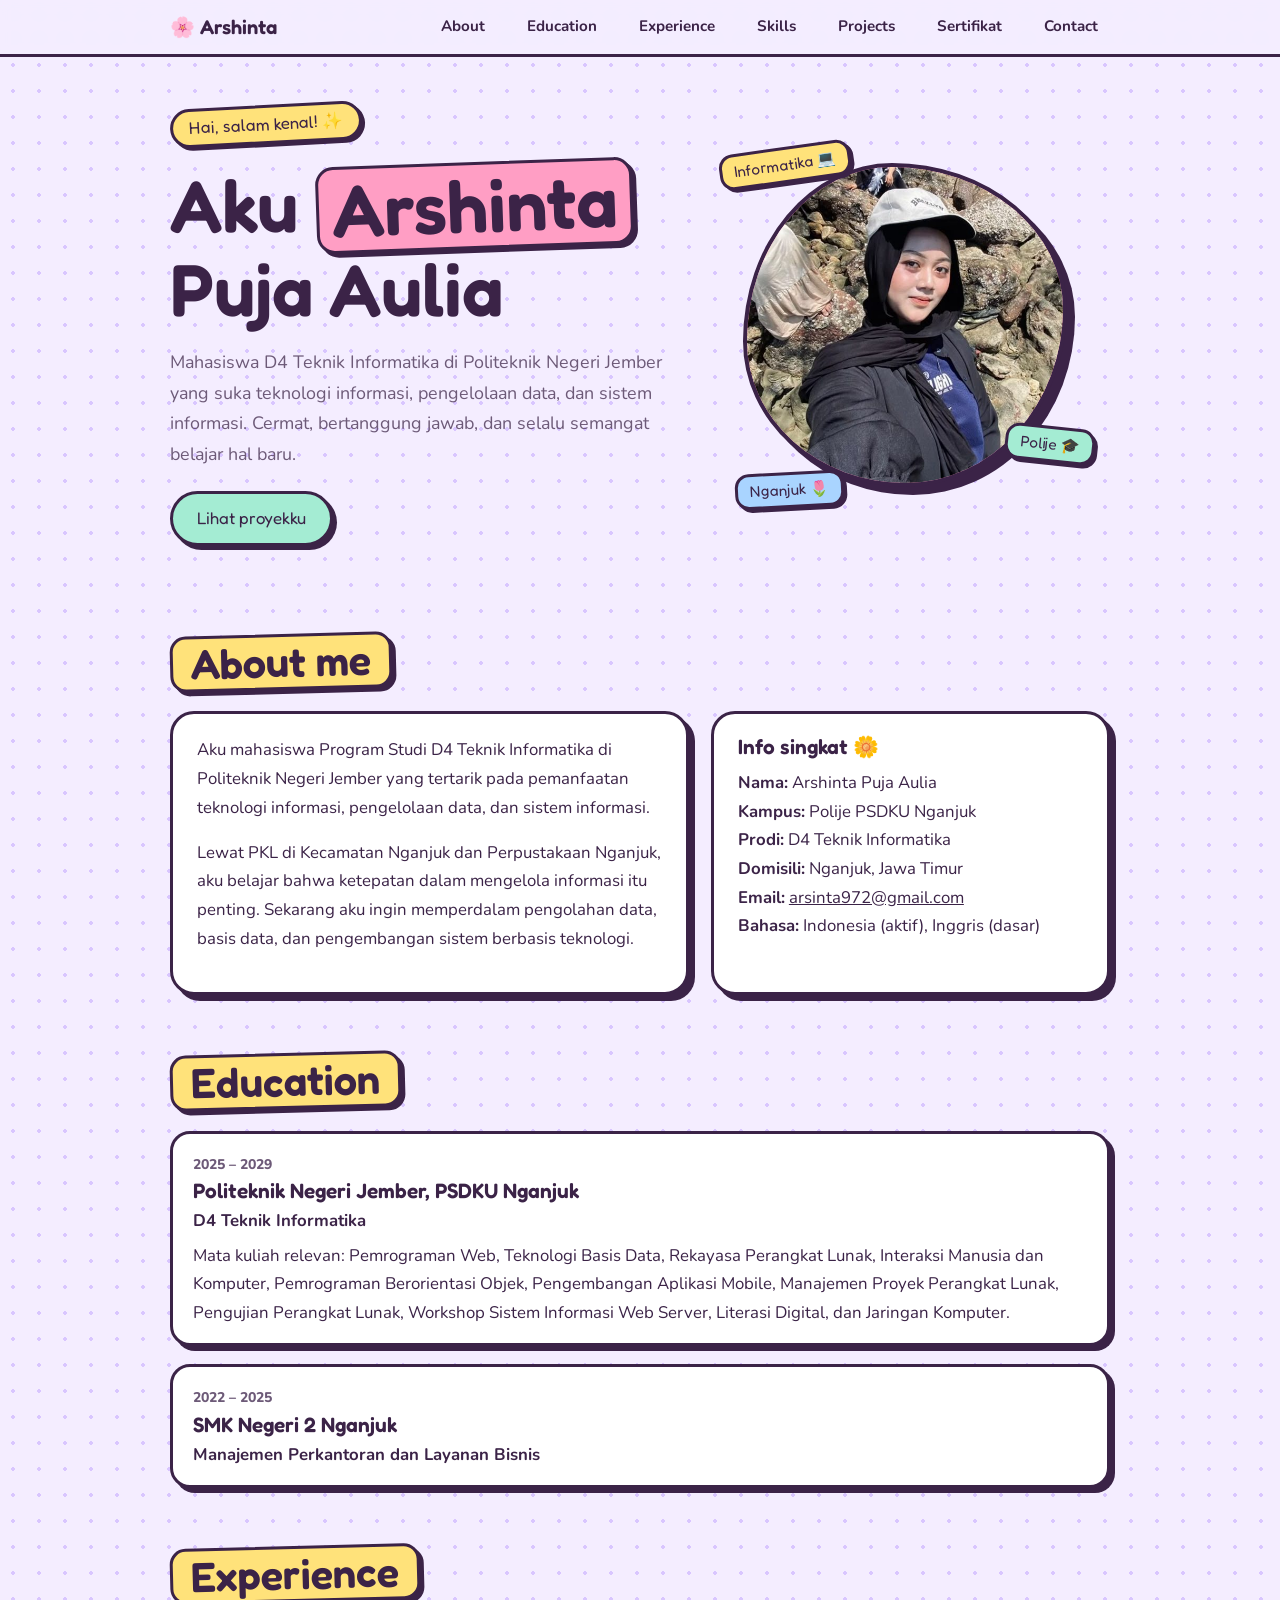
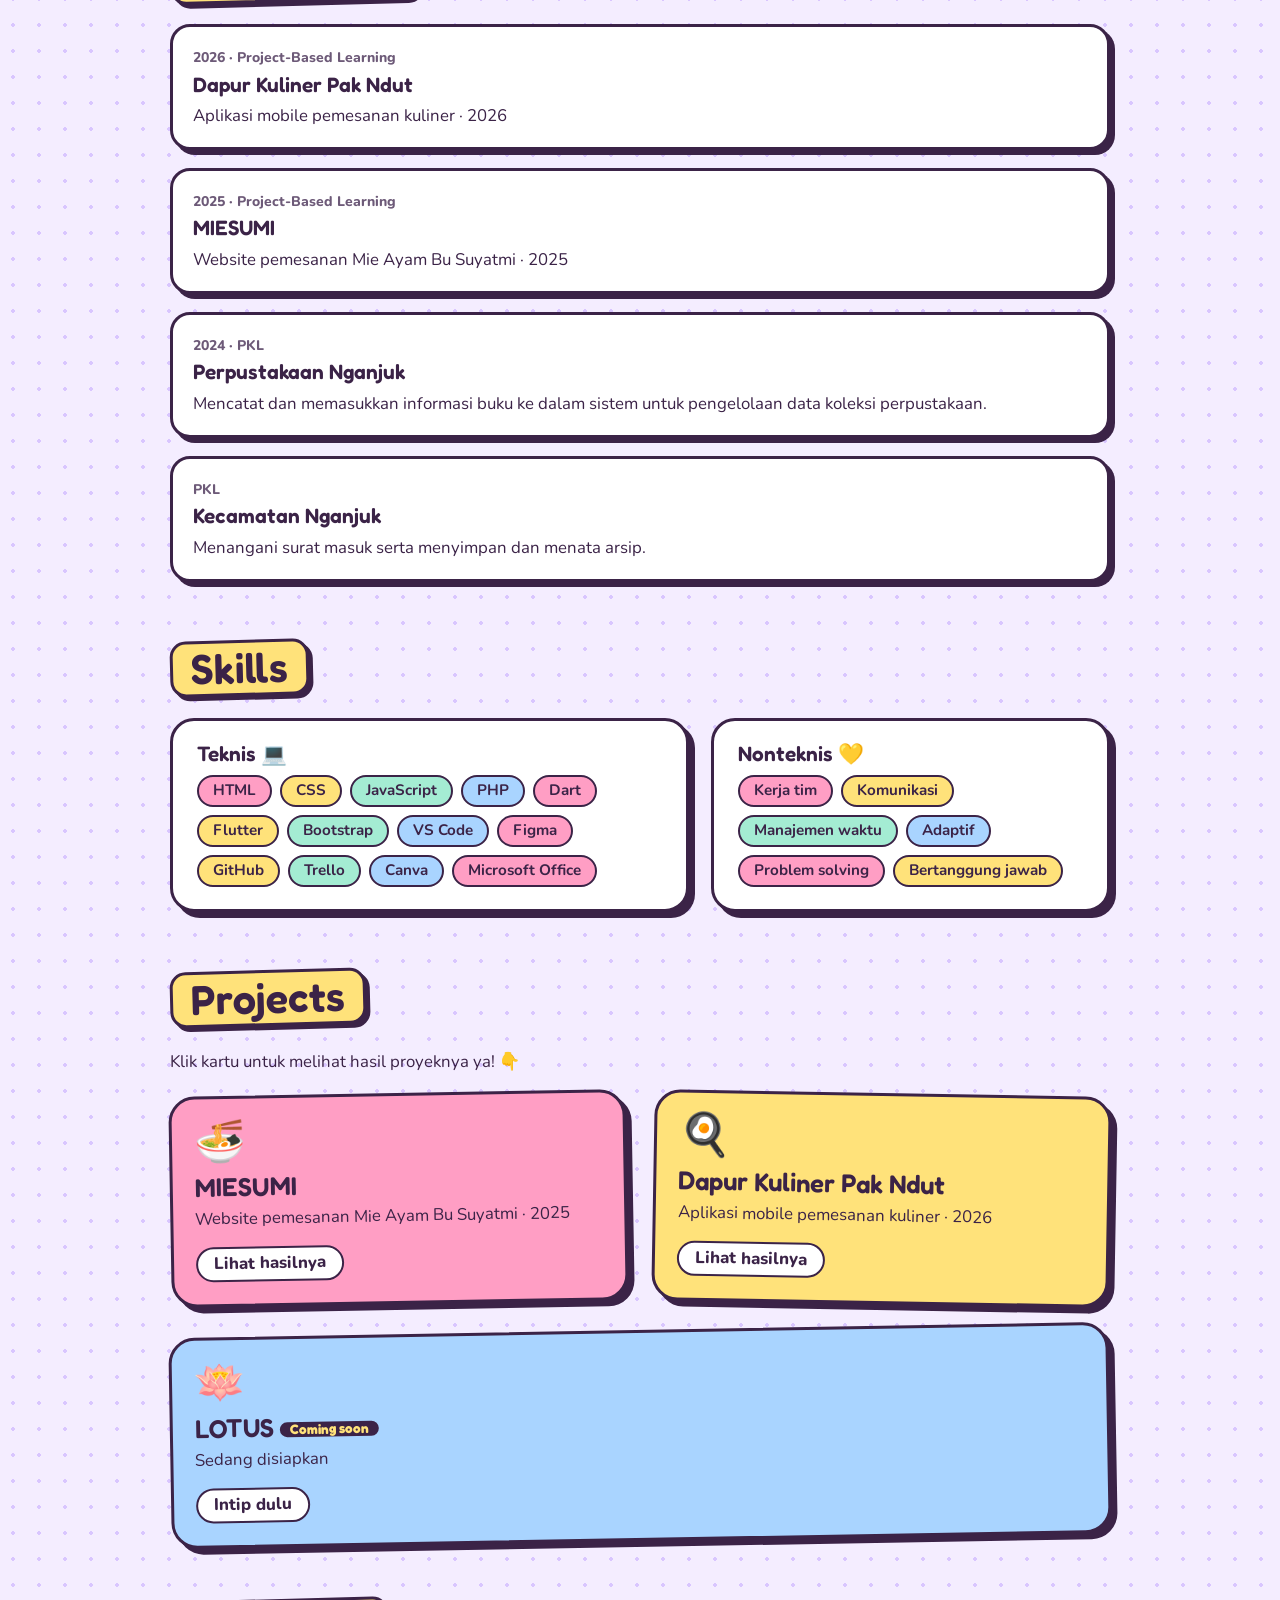
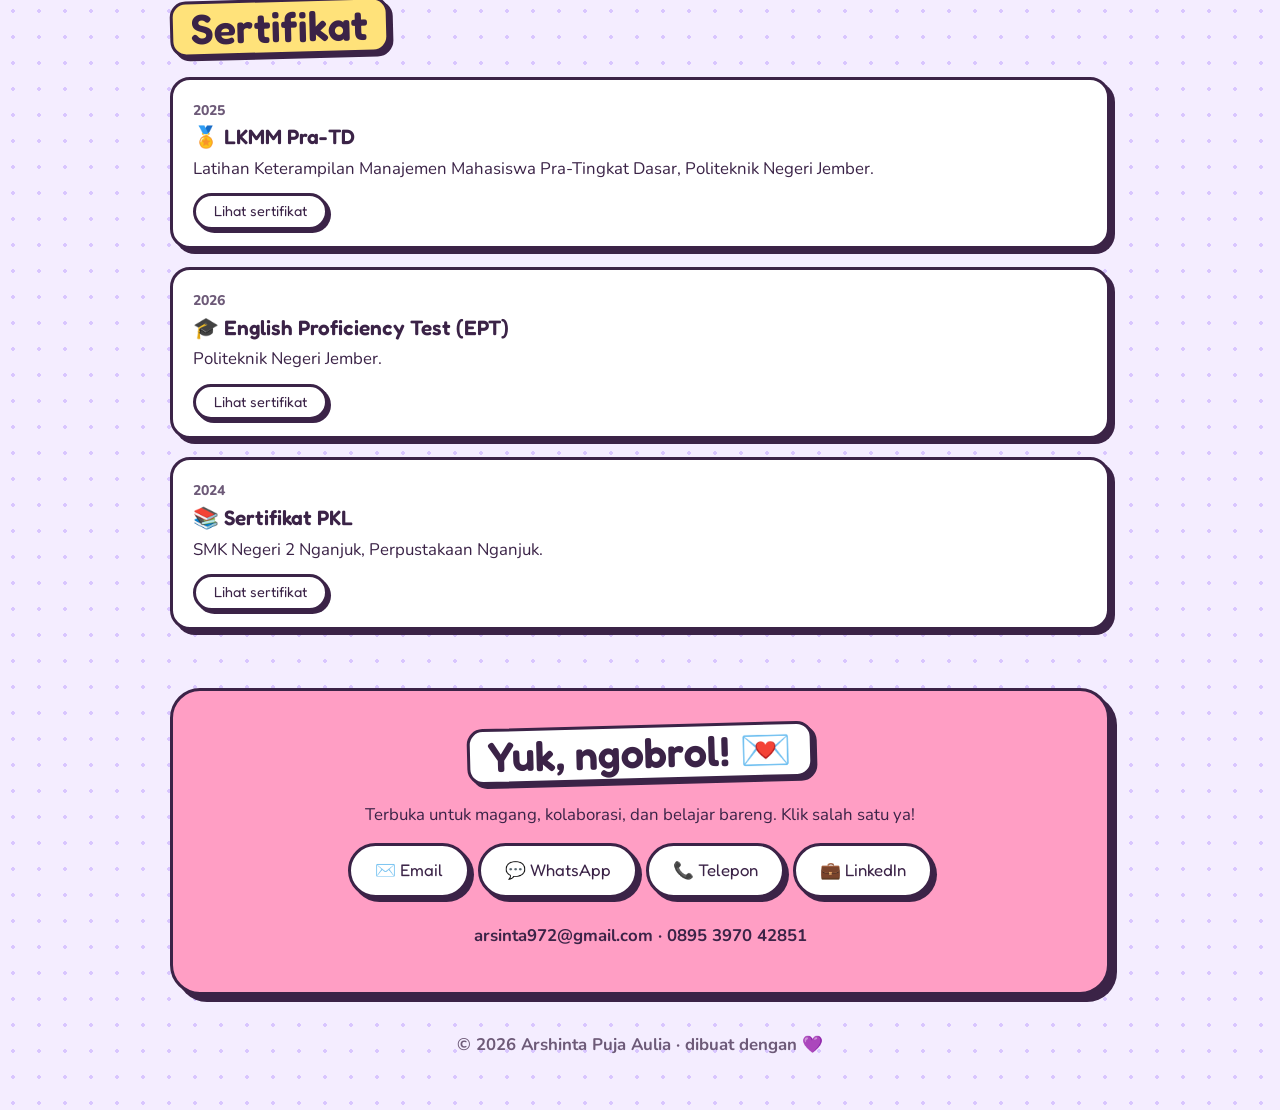
<file: index.html>
<!DOCTYPE html>
<html lang="id">
<head>
<meta charset="utf-8">
<meta name="viewport" content="width=device-width, initial-scale=1">
<meta name="description" content="Portofolio Arshinta Puja Aulia, mahasiswa D4 Teknik Informatika Politeknik Negeri Jember.">
<title>Arshinta Puja Aulia | Portofolio</title>
<link rel="stylesheet" href="https://fonts.googleapis.com/css2?family=Fredoka:wght@500;600&family=Nunito:wght@400;700;800&display=swap">
<link rel="stylesheet" href="style.css">
</head>
<body>
<header class="nav"><div class="wrap">
  <a class="logo" href="#home">Arshinta</a>
  <a class="l" href="#about">About</a><a class="l" href="#education">Education</a><a class="l" href="#experience">Experience</a><a class="l" href="#skills">Skills</a><a class="l" href="#projects">Projects</a><a class="l" href="#certificates">Sertifikat</a><a class="l" href="#contact">Contact</a>
</div></header>
<main class="wrap">
  <div class="hero" id="home">
    <div>
      <span class="hello">Hai, salam kenal! ✨</span>
      <h1>Aku <em>Arshinta</em> Puja Aulia</h1>
      <p>Mahasiswa D4 Teknik Informatika di Politeknik Negeri Jember yang suka teknologi informasi, pengelolaan data, dan sistem informasi. Cermat, bertanggung jawab, dan selalu semangat belajar hal baru.</p>
      <div class="btns"><a class="btn p" href="#projects">Lihat proyekku</a></div>
    </div>
    <div class="pic">
      <div class="frame"><img src="[data-uri]" alt="Foto Arshinta Puja Aulia"></div>
      <span class="st a">Informatika 💻</span><span class="st b">Polije 🎓</span><span class="st c">Nganjuk 🌷</span>
    </div>
  </div>

  <section id="about"><h2>About me</h2>
    <div class="two">
      <div class="box">
        <p style="margin-top:0">Aku mahasiswa Program Studi D4 Teknik Informatika di Politeknik Negeri Jember yang tertarik pada pemanfaatan teknologi informasi, pengelolaan data, dan sistem informasi.</p>
        <p>Lewat PKL di Kecamatan Nganjuk dan Perpustakaan Nganjuk, aku belajar bahwa ketepatan dalam mengelola informasi itu penting. Sekarang aku ingin memperdalam pengolahan data, basis data, dan pengembangan sistem berbasis teknologi.</p>
      </div>
      <div class="box"><h3>Info singkat 🌼</h3>
        <b>Nama:</b> Arshinta Puja Aulia<br><b>Kampus:</b> Polije PSDKU Nganjuk<br><b>Prodi:</b> D4 Teknik Informatika<br><b>Domisili:</b> Nganjuk, Jawa Timur<br><b>Email:</b> <a href="mailto:arsinta972@gmail.com">arsinta972@gmail.com</a><br><b>Bahasa:</b> Indonesia (aktif), Inggris (dasar)
      </div>
    </div>
  </section>

  <section id="education"><h2>Education</h2>
    <div class="timeline">
      <div class="item"><small>2025 – 2029</small><h3>Politeknik Negeri Jember, PSDKU Nganjuk</h3><b>D4 Teknik Informatika</b>
        <p>Mata kuliah relevan: Pemrograman Web, Teknologi Basis Data, Rekayasa Perangkat Lunak, Interaksi Manusia dan Komputer, Pemrograman Berorientasi Objek, Pengembangan Aplikasi Mobile, Manajemen Proyek Perangkat Lunak, Pengujian Perangkat Lunak, Workshop Sistem Informasi Web Server, Literasi Digital, dan Jaringan Komputer.</p></div>
      <div class="item"><small>2022 – 2025</small><h3>SMK Negeri 2 Nganjuk</h3><b>Manajemen Perkantoran dan Layanan Bisnis</b></div>
    </div>
  </section>

  <section id="experience"><h2>Experience</h2>
    <div class="timeline">
      <div class="item"><small>2026 · Project-Based Learning</small><h3>Dapur Kuliner Pak Ndut</h3><p>Aplikasi mobile pemesanan kuliner · 2026</p></div>
      <div class="item"><small>2025 · Project-Based Learning</small><h3>MIESUMI</h3><p>Website pemesanan Mie Ayam Bu Suyatmi · 2025</p></div>
      <div class="item"><small>2024 · PKL</small><h3>Perpustakaan Nganjuk</h3><p>Mencatat dan memasukkan informasi buku ke dalam sistem untuk pengelolaan data koleksi perpustakaan.</p></div>
      <div class="item"><small>PKL</small><h3>Kecamatan Nganjuk</h3><p>Menangani surat masuk serta menyimpan dan menata arsip.</p></div>
    </div>
  </section>

  <section id="skills"><h2>Skills</h2>
    <div class="two">
      <div class="box"><h3>Teknis 💻</h3><ul class="chips"><li>HTML</li><li>CSS</li><li>JavaScript</li><li>PHP</li><li>Dart</li><li>Flutter</li><li>Bootstrap</li><li>VS Code</li><li>Figma</li><li>GitHub</li><li>Trello</li><li>Canva</li><li>Microsoft Office</li></ul></div>
      <div class="box"><h3>Nonteknis 💛</h3><ul class="chips"><li>Kerja tim</li><li>Komunikasi</li><li>Manajemen waktu</li><li>Adaptif</li><li>Problem solving</li><li>Bertanggung jawab</li></ul></div>
    </div>
  </section>

  <section id="projects"><h2>Projects</h2>
    <p style="margin-top:0">Klik kartu untuk melihat hasil proyeknya ya! 👇</p>
    <div class="grid">
      <a class="card" style="--c:var(--pink)" href="proyek-miesumi.html"><div class="em">🍜</div><h3>MIESUMI</h3><p>Website pemesanan Mie Ayam Bu Suyatmi · 2025</p><span class="go">Lihat hasilnya</span></a>
      <a class="card" style="--c:var(--butter)" href="proyek-pakndut.html"><div class="em">🍳</div><h3>Dapur Kuliner Pak Ndut</h3><p>Aplikasi mobile pemesanan kuliner · 2026</p><span class="go">Lihat hasilnya</span></a>
      <a class="card" style="--c:var(--sky);grid-column:1/-1" href="proyek-lotus.html"><div class="em">🪷</div><h3>LOTUS <span class="soon">Coming soon</span></h3><p>Sedang disiapkan</p><span class="go">Intip dulu</span></a>
    </div>
  </section>

  <section id="certificates"><h2>Sertifikat</h2>
    <div class="timeline">
      <div class="item"><small>2025</small><h3>🏅 LKMM Pra-TD</h3><p>Latihan Keterampilan Manajemen Mahasiswa Pra-Tingkat Dasar, Politeknik Negeri Jember.</p><a class="btn s mini" href="https://drive.google.com/file/d/1U0eW5zqjtbiXyN0fZ468UwH-dC9SYaGk/view?usp=drivesdk" target="_blank" rel="noopener">Lihat sertifikat</a></div>
      <div class="item"><small>2026</small><h3>🎓 English Proficiency Test (EPT)</h3><p>Politeknik Negeri Jember.</p><a class="btn s mini" href="https://drive.google.com/file/d/1_AzRZXztTCLi3hXD7t27ddkEnJnh9cOK/view?usp=drivesdk" target="_blank" rel="noopener">Lihat sertifikat</a></div>
      <div class="item"><small>2024</small><h3>📚 Sertifikat PKL</h3><p>SMK Negeri 2 Nganjuk, Perpustakaan Nganjuk.</p><a class="btn s mini" href="https://drive.google.com/file/d/1zyTJT5Xj_rdzXo-8HoqjPuUZsBSK81it/view?usp=drivesdk" target="_blank" rel="noopener">Lihat sertifikat</a></div>
    </div>
  </section>

  <section id="contact"><div class="contact"><h2>Yuk, ngobrol! 💌</h2>
    <p>Terbuka untuk magang, kolaborasi, dan belajar bareng. Klik salah satu ya!</p>
    <a class="btn" href="mailto:arsinta972@gmail.com">✉️ Email</a><a class="btn" href="https://wa.me/62895397042851" target="_blank" rel="noopener">💬 WhatsApp</a><a class="btn" href="tel:+62895397042851">📞 Telepon</a><a class="btn" href="https://www.linkedin.com/in/ar-sinta-4137a4445" target="_blank" rel="noopener">💼 LinkedIn</a>
    <p style="margin-top:18px;font-weight:700">arsinta972@gmail.com · 0895 3970 42851</p>
  </div></section>
</main>
<footer>© 2026 Arshinta Puja Aulia · dibuat dengan 💜</footer>
</body>
</html>
</file>
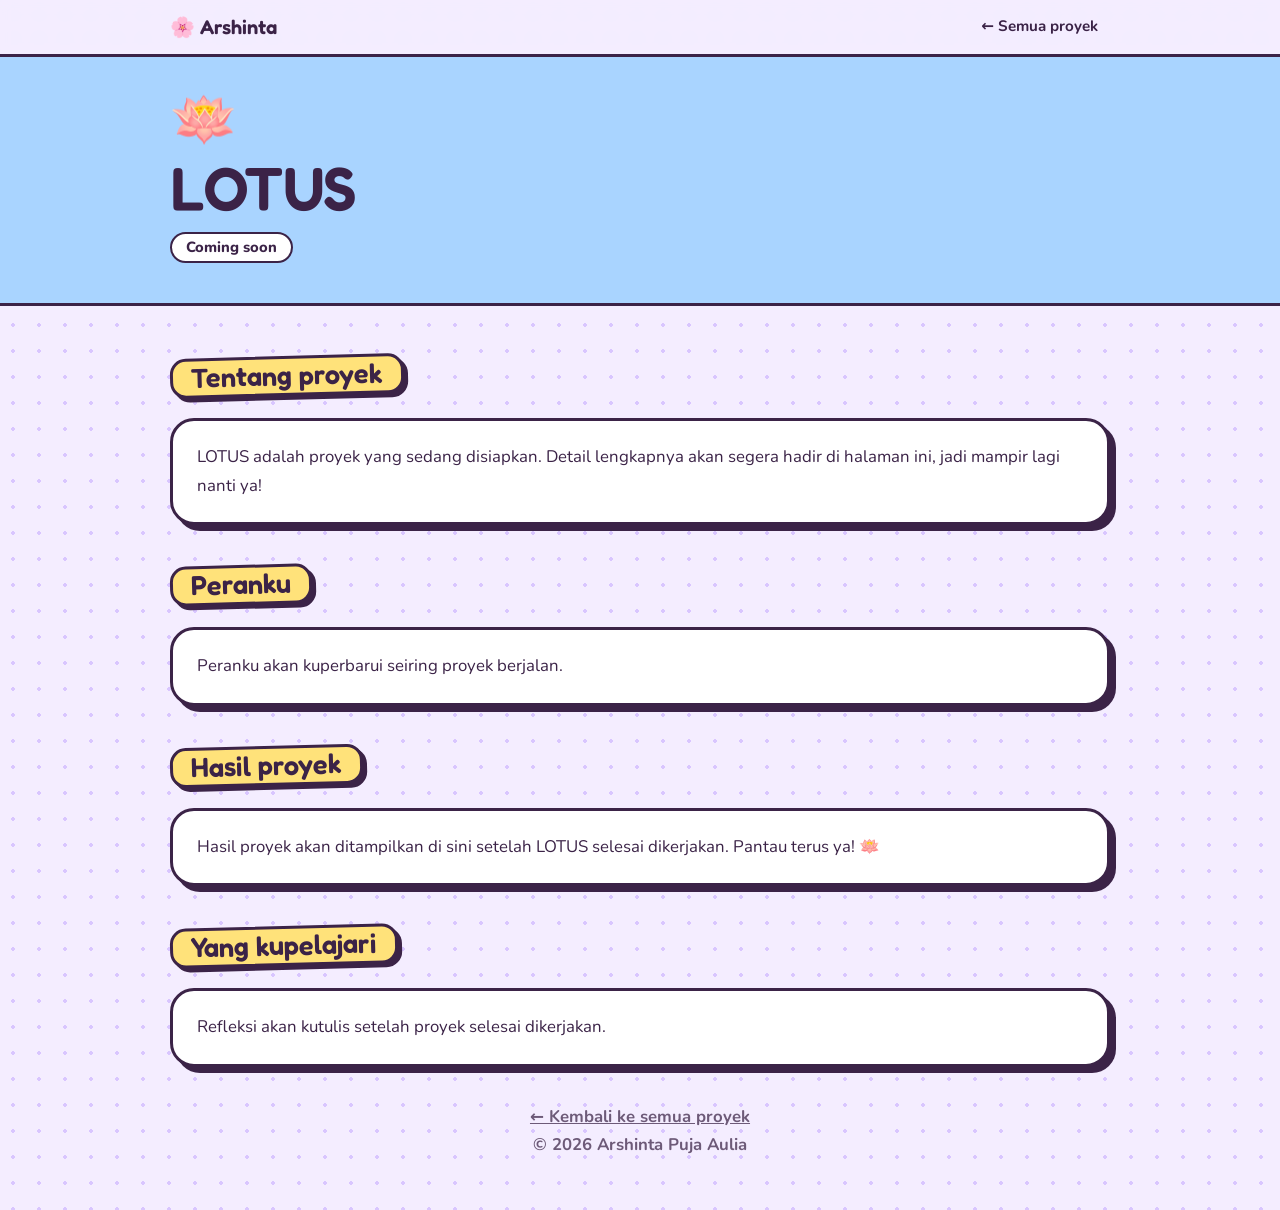
<file: proyek-lotus.html>
<!DOCTYPE html>
<html lang="id">
<head>
<meta charset="utf-8">
<meta name="viewport" content="width=device-width, initial-scale=1">
<title>LOTUS | Arshinta Puja Aulia</title>
<link rel="stylesheet" href="https://fonts.googleapis.com/css2?family=Fredoka:wght@500;600&family=Nunito:wght@400;700;800&display=swap">
<link rel="stylesheet" href="style.css">
<script>function f(i){if(!i.dataset.t){i.dataset.t=1;i.src=i.src.replace('.png','.jpg')}else{i.parentNode.remove()}}</script>
</head>
<body class="page">
<header class="nav"><div class="wrap"><a class="logo" href="index.html">Arshinta</a><a class="l" href="index.html#projects">← Semua proyek</a></div></header>
<div class="phead" style="--c:var(--sky)"><div class="wrap"><div class="em">🪷</div><h1>LOTUS</h1><span class="badge">Coming soon</span></div></div>
<main class="wrap">
  <section><h2>Tentang proyek</h2><div class="box"><p style="margin:0">LOTUS adalah proyek yang sedang disiapkan. Detail lengkapnya akan segera hadir di halaman ini, jadi mampir lagi nanti ya!</p></div></section>
  <section><h2>Peranku</h2><div class="box"><p style="margin:0">Peranku akan kuperbarui seiring proyek berjalan.</p></div></section>
  <section><h2>Hasil proyek</h2><div class="box">Hasil proyek akan ditampilkan di sini setelah LOTUS selesai dikerjakan. Pantau terus ya! 🪷</div></section>
  <section><h2>Yang kupelajari</h2><div class="box"><p style="margin:0">Refleksi akan kutulis setelah proyek selesai dikerjakan.</p></div></section>
</main>
<footer><a href="index.html#projects">← Kembali ke semua proyek</a><br>© 2026 Arshinta Puja Aulia</footer>
</body>
</html>
</file>
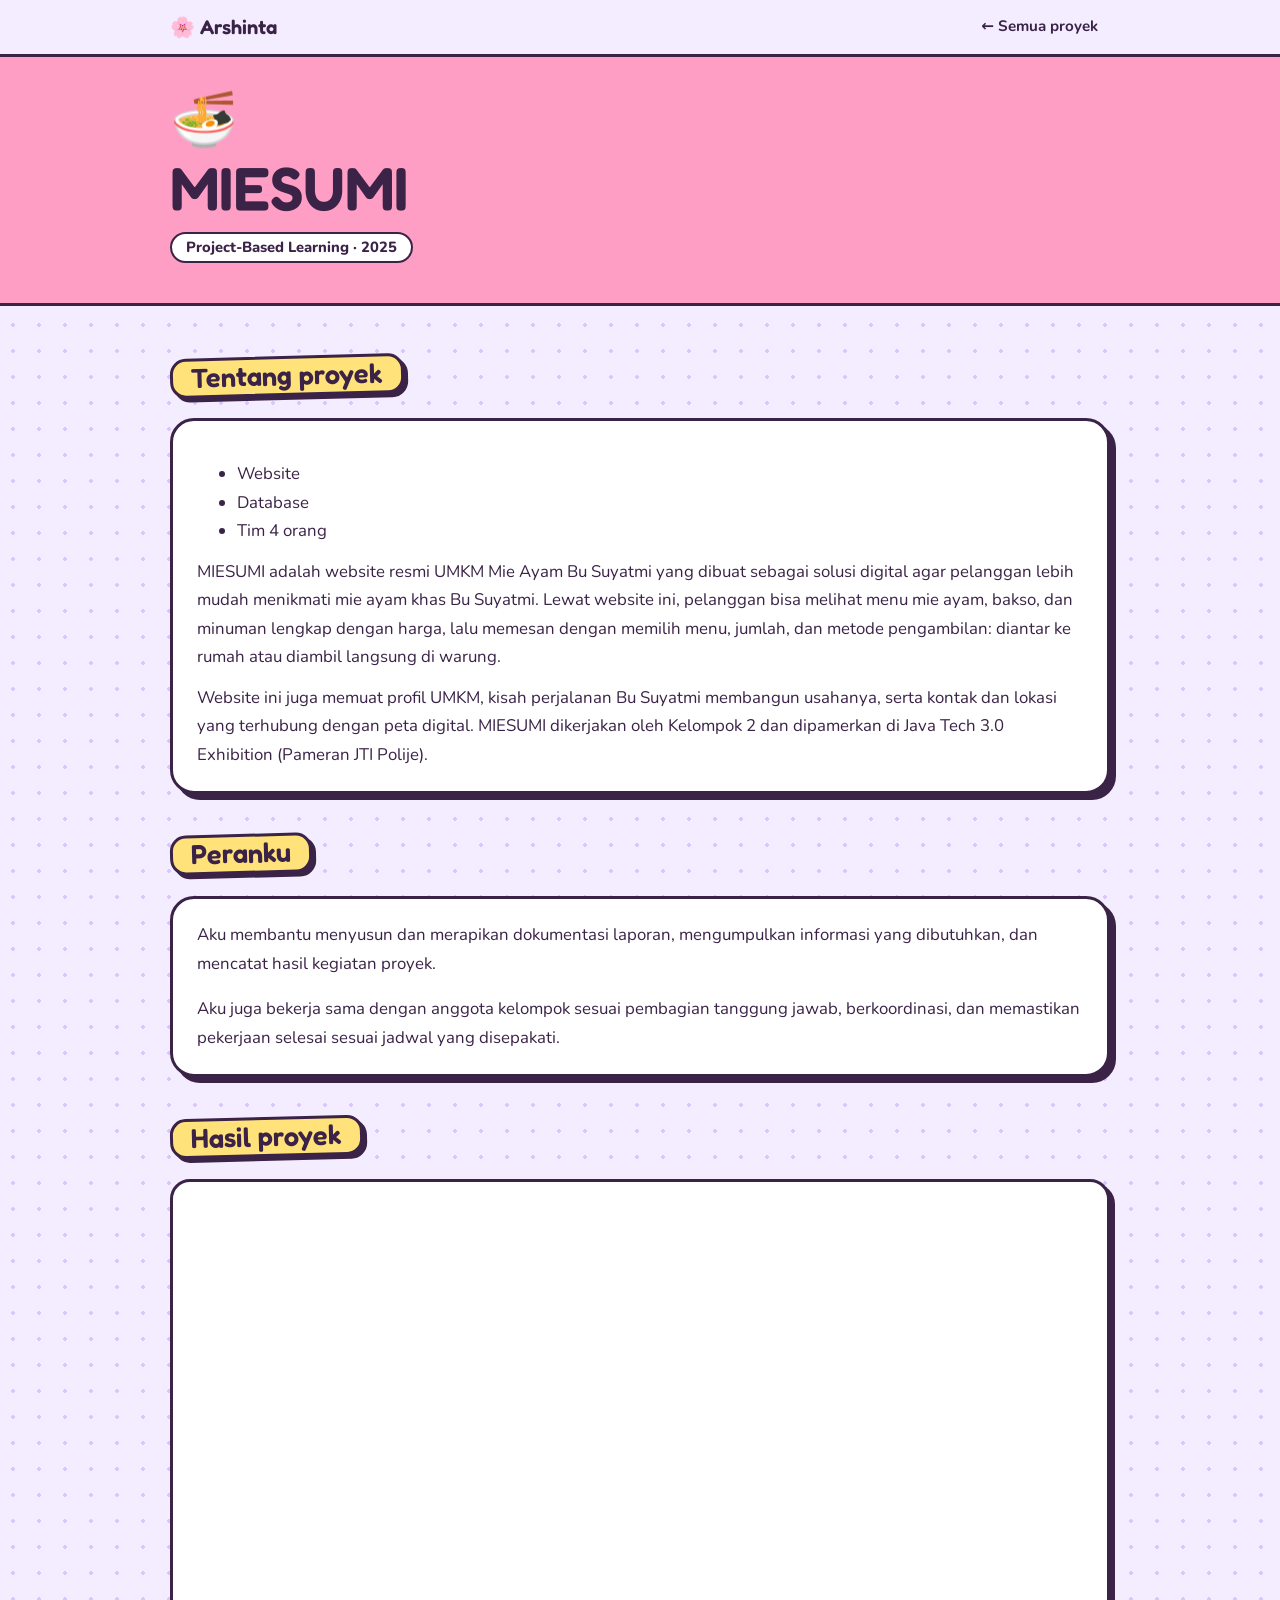
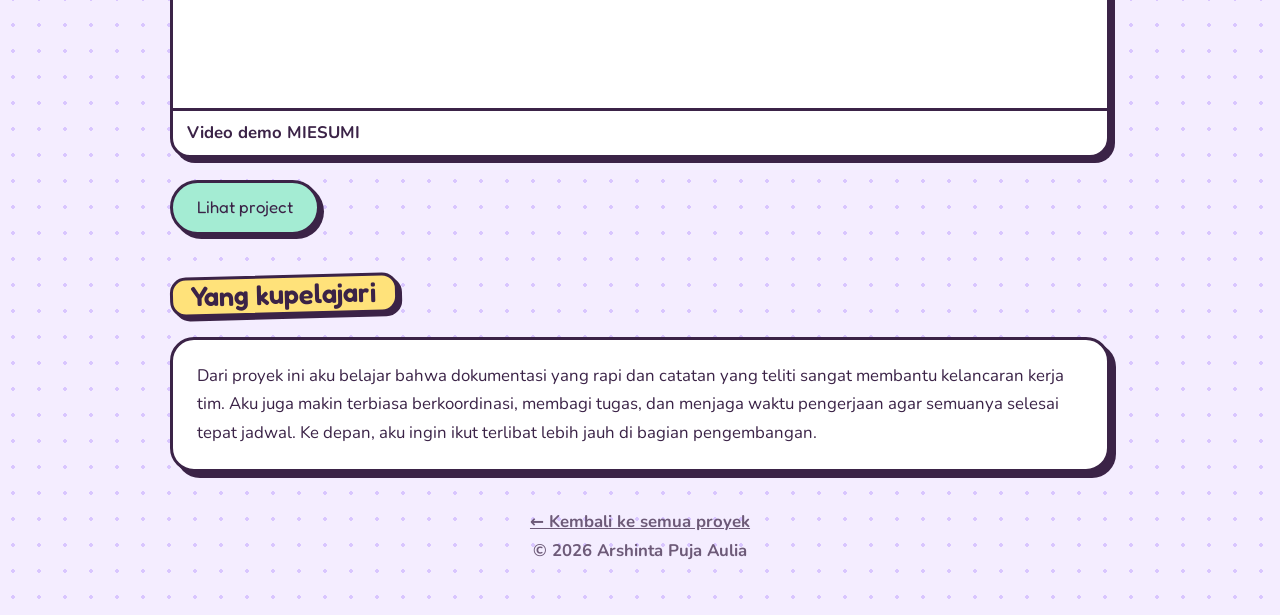
<file: proyek-miesumi.html>
<!DOCTYPE html>
<html lang="id">
<head>
<meta charset="utf-8">
<meta name="viewport" content="width=device-width, initial-scale=1">
<title>MIESUMI | Arshinta Puja Aulia</title>
<link rel="stylesheet" href="https://fonts.googleapis.com/css2?family=Fredoka:wght@500;600&family=Nunito:wght@400;700;800&display=swap">
<link rel="stylesheet" href="style.css">
<script>function f(i){if(!i.dataset.t){i.dataset.t=1;i.src=i.src.replace('.png','.jpg')}else{i.parentNode.remove()}}</script>
</head>
<body class="page">
<header class="nav"><div class="wrap"><a class="logo" href="index.html">Arshinta</a><a class="l" href="index.html#projects">← Semua proyek</a></div></header>
<div class="phead" style="--c:var(--pink)"><div class="wrap"><div class="em">🍜</div><h1>MIESUMI</h1><span class="badge">Project-Based Learning · 2025</span></div></div>
<main class="wrap">
  <section><h2>Tentang proyek</h2><div class="box"><ul class="tags" style="margin-bottom:12px"><li>Website</li><li>Database</li><li>Tim 4 orang</li></ul><p style="margin:0 0 12px">MIESUMI adalah website resmi UMKM Mie Ayam Bu Suyatmi yang dibuat sebagai solusi digital agar pelanggan lebih mudah menikmati mie ayam khas Bu Suyatmi. Lewat website ini, pelanggan bisa melihat menu mie ayam, bakso, dan minuman lengkap dengan harga, lalu memesan dengan memilih menu, jumlah, dan metode pengambilan: diantar ke rumah atau diambil langsung di warung.</p><p style="margin:0">Website ini juga memuat profil UMKM, kisah perjalanan Bu Suyatmi membangun usahanya, serta kontak dan lokasi yang terhubung dengan peta digital. MIESUMI dikerjakan oleh Kelompok 2 dan dipamerkan di Java Tech 3.0 Exhibition (Pameran JTI Polije).</p></div></section>
  <section><h2>Peranku</h2><div class="box"><p style="margin-top:0">Aku membantu menyusun dan merapikan dokumentasi laporan, mengumpulkan informasi yang dibutuhkan, dan mencatat hasil kegiatan proyek.</p><p style="margin-bottom:0">Aku juga bekerja sama dengan anggota kelompok sesuai pembagian tanggung jawab, berkoordinasi, dan memastikan pekerjaan selesai sesuai jadwal yang disepakati.</p></div></section>
  <section><h2>Hasil proyek</h2><div class="shots"><figure class="shot wide vid"><iframe src="https://www.youtube.com/embed/90pPxUgqrgk" title="Video demo MIESUMI" loading="lazy" allowfullscreen></iframe><figcaption>Video demo MIESUMI</figcaption></figure><figure class="shot"><img src="https://pameran-jti.polije.ac.id/public/uploads/posters/17/poster_6935a2db47fbe.jpg" alt="Poster proyek MIESUMI" loading="lazy" onerror="this.parentNode.remove()"><figcaption>Poster proyek</figcaption></figure><figure class="shot"><img src="https://pameran-jti.polije.ac.id/public/uploads/screenshots/17/screenshot_6935a2db5dbf6.jpg" alt="Tampilan website MIESUMI" loading="lazy" onerror="this.parentNode.remove()"><figcaption>Tampilan website</figcaption></figure><figure class="shot"><img src="https://pameran-jti.polije.ac.id/public/uploads/screenshots/17/screenshot_6935a2db7fc9b.jpg" alt="Tampilan website MIESUMI" loading="lazy" onerror="this.parentNode.remove()"><figcaption>Tampilan website</figcaption></figure><figure class="shot"><img src="https://pameran-jti.polije.ac.id/public/uploads/screenshots/17/screenshot_6935a2dba080c.jpg" alt="Tampilan website MIESUMI" loading="lazy" onerror="this.parentNode.remove()"><figcaption>Tampilan website</figcaption></figure></div><div class="btns"><a class="btn p" href="https://pameran-jti.polije.ac.id/product/539/miesumi-pemesanan-mie-ayam-bu-suyatmi" target="_blank" rel="noopener">Lihat project</a></div></section>
  <section><h2>Yang kupelajari</h2><div class="box"><p style="margin:0">Dari proyek ini aku belajar bahwa dokumentasi yang rapi dan catatan yang teliti sangat membantu kelancaran kerja tim. Aku juga makin terbiasa berkoordinasi, membagi tugas, dan menjaga waktu pengerjaan agar semuanya selesai tepat jadwal. Ke depan, aku ingin ikut terlibat lebih jauh di bagian pengembangan.</p></div></section>
</main>
<footer><a href="index.html#projects">← Kembali ke semua proyek</a><br>© 2026 Arshinta Puja Aulia</footer>
</body>
</html>
</file>
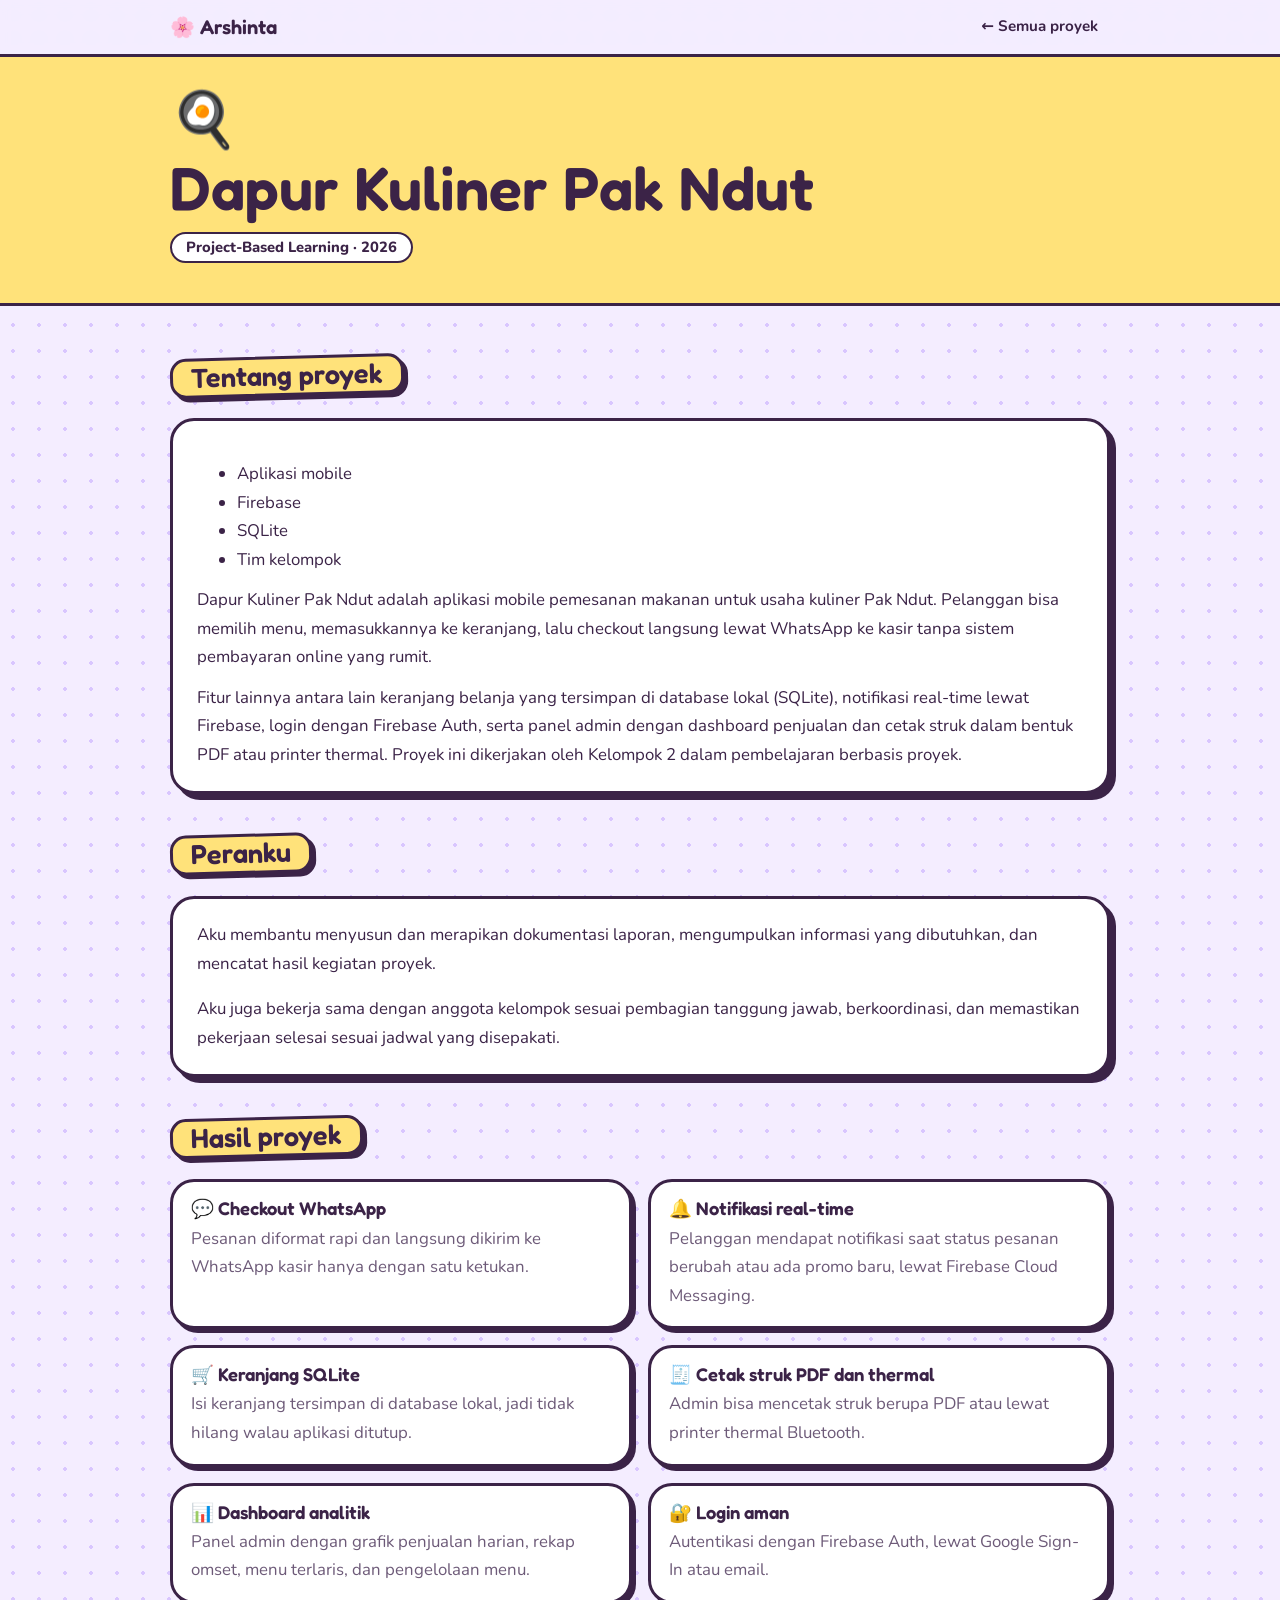
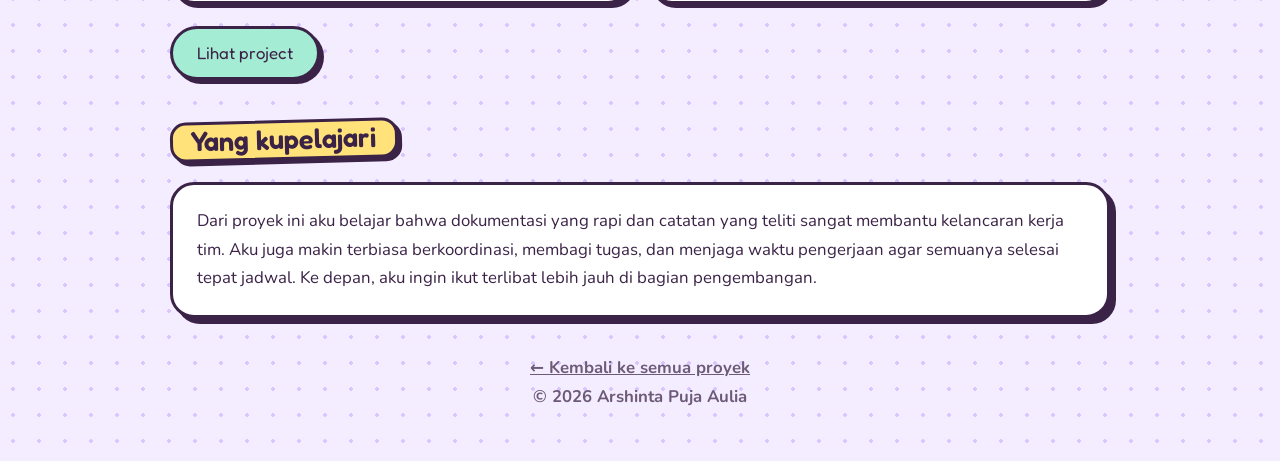
<file: proyek-pakndut.html>
<!DOCTYPE html>
<html lang="id">
<head>
<meta charset="utf-8">
<meta name="viewport" content="width=device-width, initial-scale=1">
<title>Dapur Kuliner Pak Ndut | Arshinta Puja Aulia</title>
<link rel="stylesheet" href="https://fonts.googleapis.com/css2?family=Fredoka:wght@500;600&family=Nunito:wght@400;700;800&display=swap">
<link rel="stylesheet" href="style.css">
<script>function f(i){if(!i.dataset.t){i.dataset.t=1;i.src=i.src.replace('.png','.jpg')}else{i.parentNode.remove()}}</script>
</head>
<body class="page">
<header class="nav"><div class="wrap"><a class="logo" href="index.html">Arshinta</a><a class="l" href="index.html#projects">← Semua proyek</a></div></header>
<div class="phead" style="--c:var(--butter)"><div class="wrap"><div class="em">🍳</div><h1>Dapur Kuliner Pak Ndut</h1><span class="badge">Project-Based Learning · 2026</span></div></div>
<main class="wrap">
  <section><h2>Tentang proyek</h2><div class="box"><ul class="tags" style="margin-bottom:12px"><li>Aplikasi mobile</li><li>Firebase</li><li>SQLite</li><li>Tim kelompok</li></ul><p style="margin:0 0 12px">Dapur Kuliner Pak Ndut adalah aplikasi mobile pemesanan makanan untuk usaha kuliner Pak Ndut. Pelanggan bisa memilih menu, memasukkannya ke keranjang, lalu checkout langsung lewat WhatsApp ke kasir tanpa sistem pembayaran online yang rumit.</p><p style="margin:0">Fitur lainnya antara lain keranjang belanja yang tersimpan di database lokal (SQLite), notifikasi real-time lewat Firebase, login dengan Firebase Auth, serta panel admin dengan dashboard penjualan dan cetak struk dalam bentuk PDF atau printer thermal. Proyek ini dikerjakan oleh Kelompok 2 dalam pembelajaran berbasis proyek.</p></div></section>
  <section><h2>Peranku</h2><div class="box"><p style="margin-top:0">Aku membantu menyusun dan merapikan dokumentasi laporan, mengumpulkan informasi yang dibutuhkan, dan mencatat hasil kegiatan proyek.</p><p style="margin-bottom:0">Aku juga bekerja sama dengan anggota kelompok sesuai pembagian tanggung jawab, berkoordinasi, dan memastikan pekerjaan selesai sesuai jadwal yang disepakati.</p></div></section>
  <section><h2>Hasil proyek</h2><div class="logo-box"><img src="https://dapur-kuliner-pakndut.web.app/assets/logo.png" alt="Logo Dapur Kuliner Pak Ndut" onerror="this.parentNode.remove()"></div><div class="feat"><div class="box"><h3>💬 Checkout WhatsApp</h3><p>Pesanan diformat rapi dan langsung dikirim ke WhatsApp kasir hanya dengan satu ketukan.</p></div><div class="box"><h3>🔔 Notifikasi real-time</h3><p>Pelanggan mendapat notifikasi saat status pesanan berubah atau ada promo baru, lewat Firebase Cloud Messaging.</p></div><div class="box"><h3>🛒 Keranjang SQLite</h3><p>Isi keranjang tersimpan di database lokal, jadi tidak hilang walau aplikasi ditutup.</p></div><div class="box"><h3>🧾 Cetak struk PDF dan thermal</h3><p>Admin bisa mencetak struk berupa PDF atau lewat printer thermal Bluetooth.</p></div><div class="box"><h3>📊 Dashboard analitik</h3><p>Panel admin dengan grafik penjualan harian, rekap omset, menu terlaris, dan pengelolaan menu.</p></div><div class="box"><h3>🔐 Login aman</h3><p>Autentikasi dengan Firebase Auth, lewat Google Sign-In atau email.</p></div></div><div class="btns"><a class="btn p" href="https://dapur-kuliner-pakndut.web.app/" target="_blank" rel="noopener">Lihat project</a></div></section>
  <section><h2>Yang kupelajari</h2><div class="box"><p style="margin:0">Dari proyek ini aku belajar bahwa dokumentasi yang rapi dan catatan yang teliti sangat membantu kelancaran kerja tim. Aku juga makin terbiasa berkoordinasi, membagi tugas, dan menjaga waktu pengerjaan agar semuanya selesai tepat jadwal. Ke depan, aku ingin ikut terlibat lebih jauh di bagian pengembangan.</p></div></section>
</main>
<footer><a href="index.html#projects">← Kembali ke semua proyek</a><br>© 2026 Arshinta Puja Aulia</footer>
</body>
</html>
</file>
<file: style.css>
:root{--bg:#f4edff;--ink:#3b2347;--muted:#6d5a78;--pink:#ff9ec4;--butter:#ffe27a;--mint:#a4ecd3;--sky:#a9d4ff;--lilac:#d9c6ff;--white:#fff}
*{box-sizing:border-box}
html{scroll-behavior:smooth}
body{margin:0;color:var(--ink);font:400 1.05rem/1.7 "Nunito",system-ui,sans-serif;background-color:var(--bg);background-image:radial-gradient(var(--lilac) 1.6px,transparent 1.6px);background-size:26px 26px;overflow-x:hidden}
h1,h2,h3{font-family:"Fredoka","Nunito",system-ui,sans-serif;font-weight:600;margin:0;line-height:1.1}
a{color:inherit}
a:focus-visible,summary:focus-visible{outline:3px solid var(--ink);outline-offset:3px;border-radius:8px}
.wrap{max-width:980px;margin:0 auto;padding:0 20px}
header.nav{position:sticky;top:0;z-index:10;background:rgba(244,237,255,.92);backdrop-filter:blur(6px);border-bottom:3px solid var(--ink)}
header.nav .wrap{display:flex;gap:6px 18px;flex-wrap:wrap;align-items:center;padding-top:10px;padding-bottom:10px}
.logo{font-family:"Fredoka",sans-serif;font-weight:600;font-size:1.25rem;text-decoration:none;margin-right:auto}
.logo::before{content:"🌸 "}
header.nav a.l{text-decoration:none;font-weight:700;font-size:.95rem;padding:3px 12px;border-radius:999px}
header.nav a.l:hover{background:var(--butter)}
.hero{display:grid;gap:30px;padding:48px 0 30px;align-items:center}
@media(min-width:820px){.hero{grid-template-columns:1.1fr .9fr}}
.hello{display:inline-block;background:var(--butter);border:3px solid var(--ink);border-radius:999px;padding:2px 16px;font-family:"Fredoka",sans-serif;transform:rotate(-3deg);box-shadow:3px 3px 0 var(--ink)}
.hero h1{font-size:clamp(2.6rem,9vw,4.6rem);margin:18px 0 14px}
.hero h1 em{font-style:normal;background:var(--pink);border:3px solid var(--ink);border-radius:18px;padding:0 .18em;display:inline-block;transform:rotate(-2deg);box-shadow:4px 4px 0 var(--ink)}
.hero p{max-width:46ch;color:var(--muted);font-size:1.12rem}
.btns{display:flex;gap:12px;flex-wrap:wrap;margin-top:22px}
.btn{display:inline-block;text-decoration:none;font-family:"Fredoka",sans-serif;font-size:1.05rem;padding:10px 24px;border:3px solid var(--ink);border-radius:999px;box-shadow:4px 4px 0 var(--ink);transition:transform .15s,box-shadow .15s}
.btn:hover{transform:translate(2px,2px);box-shadow:2px 2px 0 var(--ink)}
.btn.p{background:var(--mint)}.btn.s{background:var(--white)}
.pic{position:relative;max-width:360px;margin:0 auto;padding:18px}
.pic .frame{aspect-ratio:1;border:4px solid var(--ink);border-radius:46% 54% 50% 50%/55% 45% 55% 45%;overflow:hidden;background:var(--pink);box-shadow:8px 8px 0 var(--ink)}
.pic img{width:100%;height:100%;object-fit:cover;object-position:50% 20%;display:block}
.st{position:absolute;border:3px solid var(--ink);border-radius:14px;padding:2px 12px;font-family:"Fredoka",sans-serif;font-size:.95rem;box-shadow:3px 3px 0 var(--ink);animation:bob 3.4s ease-in-out infinite}
.st.a{background:var(--butter);top:2px;left:-6px;transform:rotate(-8deg)}
.st.b{background:var(--mint);bottom:44px;right:-10px;transform:rotate(6deg);animation-delay:.8s}
.st.c{background:var(--sky);bottom:-2px;left:10px;transform:rotate(-3deg);animation-delay:1.6s}
@keyframes bob{50%{translate:0 -7px}}
@media(prefers-reduced-motion:reduce){.st{animation:none}html{scroll-behavior:auto}.btn{transition:none}}
section{padding:58px 0 0}
h2{font-size:clamp(1.9rem,5vw,2.6rem);margin-bottom:22px;display:inline-block;background:var(--butter);border:3px solid var(--ink);border-radius:16px;padding:2px 18px;box-shadow:4px 4px 0 var(--ink);transform:rotate(-1.5deg)}
.box{background:var(--white);border:3px solid var(--ink);border-radius:24px;padding:22px 24px;box-shadow:6px 6px 0 var(--ink)}
.two{display:grid;gap:22px}
@media(min-width:760px){.two{grid-template-columns:1.3fr 1fr}}
.box h3{font-size:1.3rem;margin-bottom:10px}
.chips{display:flex;flex-wrap:wrap;gap:8px;list-style:none;margin:0;padding:0}
.chips li{border:2.5px solid var(--ink);border-radius:999px;padding:1px 14px;font-weight:700;font-size:.95rem}
.chips li:nth-child(4n+1){background:var(--pink)}.chips li:nth-child(4n+2){background:var(--butter)}.chips li:nth-child(4n+3){background:var(--mint)}.chips li:nth-child(4n){background:var(--sky)}
.timeline{display:grid;gap:18px}
.item{background:var(--white);border:3px solid var(--ink);border-radius:20px;padding:16px 20px;box-shadow:5px 5px 0 var(--ink)}
.item small{font-weight:800;color:var(--muted)}
.item h3{font-size:1.3rem;margin:2px 0 4px}
.item p{margin:6px 0 0}
.grid{display:grid;gap:26px}
@media(min-width:700px){.grid{grid-template-columns:1fr 1fr}}
.card{display:block;text-decoration:none;background:var(--c,var(--pink));border:3px solid var(--ink);border-radius:26px;padding:22px;box-shadow:6px 6px 0 var(--ink);transition:transform .18s,box-shadow .18s}
.card:nth-child(odd){transform:rotate(-1deg)}.card:nth-child(even){transform:rotate(1deg)}
.card:hover{transform:translate(-3px,-5px) rotate(0);box-shadow:10px 11px 0 var(--ink)}
.card .em{font-size:2.6rem;line-height:1}
.card h3{font-size:1.6rem;margin:10px 0 4px}
.card p{margin:4px 0 14px}
.card .go{display:inline-block;background:var(--white);border:2.5px solid var(--ink);border-radius:999px;padding:1px 16px;font-weight:800}
.soon{display:inline-block;background:var(--ink);color:var(--butter);border-radius:8px;padding:0 10px;font-size:.85rem;font-weight:800;vertical-align:middle}
.contact{background:var(--pink);border:3px solid var(--ink);border-radius:30px;padding:34px 28px;box-shadow:7px 7px 0 var(--ink);text-align:center}
.contact h2{background:var(--white);margin-bottom:12px}
.contact p{margin:8px 0}
.contact a.btn{margin:6px 4px;background:var(--white)}
footer{padding:36px 0 50px;text-align:center;color:var(--muted);font-weight:700}
/* halaman proyek */
.phead{background:var(--c,var(--pink));border-bottom:3px solid var(--ink);padding:36px 0 40px;margin-bottom:10px}
.phead .em{font-size:3.4rem;line-height:1}
.phead h1{font-size:clamp(2.2rem,8vw,3.8rem);margin:8px 0 10px}
.badge{display:inline-block;background:var(--white);border:2.5px solid var(--ink);border-radius:999px;padding:1px 14px;font-weight:800;font-size:.92rem;margin-right:6px}
.shots{display:grid;gap:18px}
@media(min-width:700px){.shots{grid-template-columns:1fr 1fr}.shots .wide{grid-column:1/-1}}
.shot{margin:0;background:var(--white);border:3px solid var(--ink);border-radius:20px;overflow:hidden;box-shadow:5px 5px 0 var(--ink)}
.shot img{display:block;width:100%;height:auto}
.shot figcaption{padding:8px 14px;font-weight:700;border-top:3px solid var(--ink)}
.shot.empty img{display:none}
.shot.empty::before{content:"📷 Taruh screenshot di sini";display:grid;place-items:center;min-height:170px;background:repeating-linear-gradient(45deg,var(--bg),var(--bg) 12px,#fff 12px,#fff 24px);font-weight:800;color:var(--muted)}
.page section{padding-top:40px}
.page h2{font-size:1.7rem}

.btn.mini{font-size:.9rem;padding:3px 18px;margin-top:10px;box-shadow:3px 3px 0 var(--ink)}

.vid iframe{display:block;width:100%;aspect-ratio:16/9;border:0}
.feat{display:grid;gap:16px;margin-bottom:22px}
@media(min-width:700px){.feat{grid-template-columns:1fr 1fr}}
.feat .box{padding:16px 18px;box-shadow:4px 4px 0 var(--ink)}
.feat h3{font-size:1.15rem;margin-bottom:6px}
.feat p{margin:0;color:var(--muted)}
.logo-box{display:flex;justify-content:center;margin-bottom:22px}
.logo-box img{max-width:220px;width:60%;height:auto}
</file>
